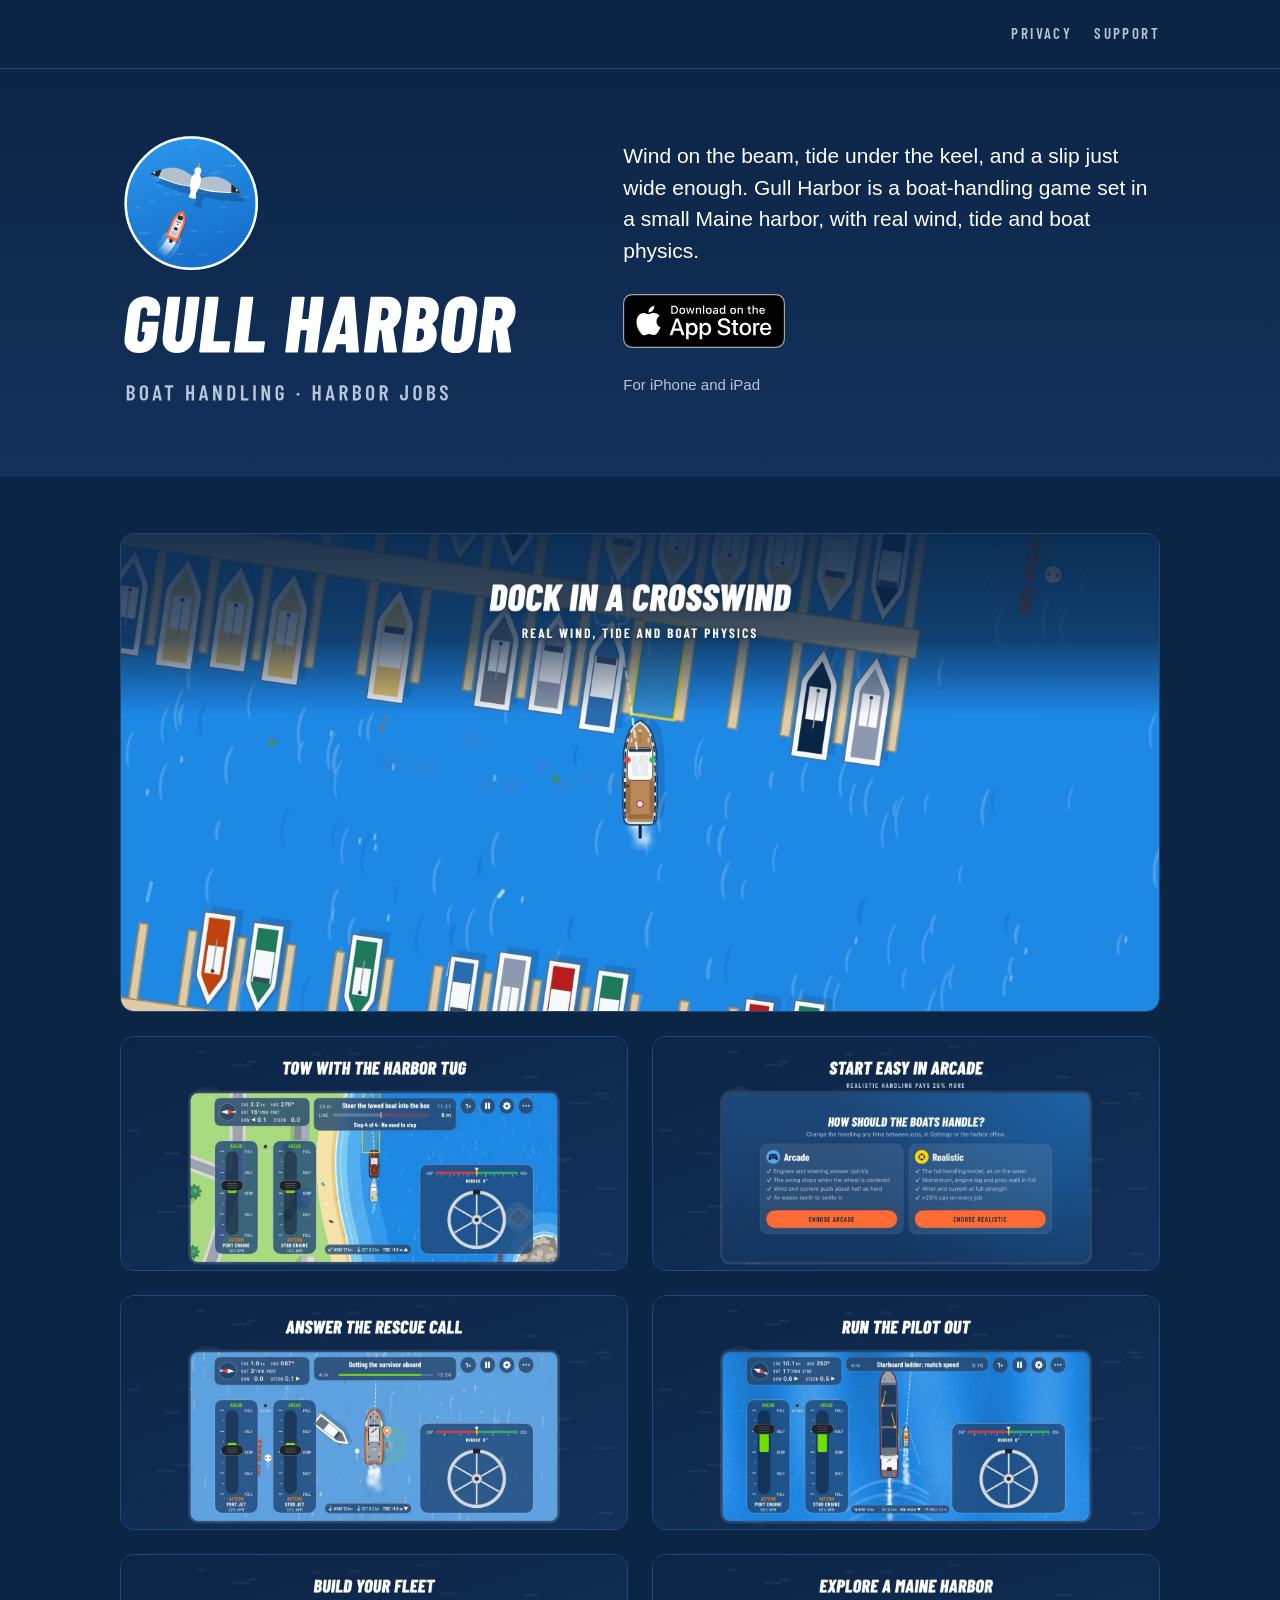
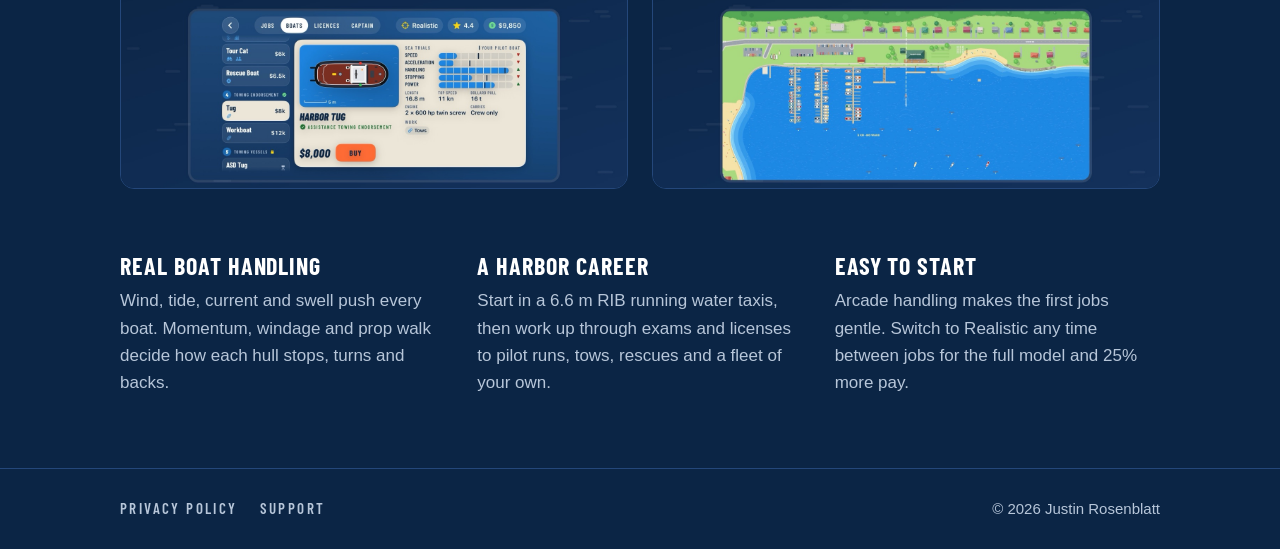
<file: index.html>
<!doctype html>
<html lang="en">
<head>
  <meta charset="utf-8">
  <meta name="viewport" content="width=device-width, initial-scale=1">
  <title>Gull Harbor</title>
  <meta name="description" content="Gull Harbor is a boat-handling game for iPhone and iPad, set in a small Maine harbor, with real wind, tide and boat physics.">
  <meta name="theme-color" content="#0B2545">
  <link rel="icon" href="assets/mark.svg" type="image/svg+xml">
  <link rel="icon" href="assets/favicon.png" type="image/png" sizes="64x64">
  <link rel="apple-touch-icon" href="assets/apple-touch-icon.png">
  <link rel="stylesheet" href="assets/site.css">
</head>
<body class="home">
  <header class="site-header">
    <nav class="wrap" aria-label="Site">
      <span></span>
      <ul class="nav">
        <li><a href="privacy/">Privacy</a></li>
        <li><a href="support/">Support</a></li>
      </ul>
    </nav>
  </header>

  <main>
    <section class="hero">
      <div class="wrap">
        <h1><img src="assets/lockup-stacked-white.svg" width="719" height="488" alt="Gull Harbor: boat handling and harbor jobs"></h1>
        <div>
          <p class="pitch">Wind on the beam, tide under the keel, and a slip just wide enough. Gull Harbor is a boat-handling game set in a small Maine harbor, with real wind, tide and boat physics.</p>
          <p>
            <a class="app-store-badge" href="https://apps.apple.com/app/gull-harbor/id6825458182"><img src="assets/app-store-badge.svg" width="162" height="54" alt="Download on the App Store"></a>
          </p>
          <p class="platforms">For iPhone and iPad</p>
        </div>
      </div>
    </section>

    <section class="shots" aria-label="Screenshots">
      <div class="wrap">
        <ul>
          <li><img src="assets/shots/01-berth-crosswind.jpg" width="1434" height="660" alt="Dock in a crosswind: a launch lines up on an empty marina slip, seen from above."></li>
          <li><img src="assets/shots/02-harbor-tug-tow.jpg" width="1434" height="660" loading="lazy" alt="Tow with the Harbor Tug: the tug steers a towed lobster boat toward the boatyard, with twin throttles and the wheel on screen."></li>
          <li><img src="assets/shots/03-handling-choice.jpg" width="1434" height="660" loading="lazy" alt="Start easy in Arcade: the choice between Arcade and Realistic handling. Realistic pays 25% more."></li>
          <li><img src="assets/shots/04-sar-pickup.jpg" width="1434" height="660" loading="lazy" alt="Answer the rescue call: the Rescue Boat stops beside a survivor in the water."></li>
          <li><img src="assets/shots/05-pilot-transfer.jpg" width="1434" height="660" loading="lazy" alt="Run the pilot out: the pilot boat matches speed alongside a ship, at the ladder."></li>
          <li><img src="assets/shots/09-boat-shop.jpg" width="1434" height="660" loading="lazy" alt="Build your fleet: the Harbor Tug in the boat shop, with sea-trial ratings."></li>
          <li><img src="assets/shots/10-maine-harbor.jpg" width="1434" height="660" loading="lazy" alt="Explore a Maine harbor: the marina, the yacht club and the town from above."></li>
        </ul>
      </div>
    </section>

    <section class="features" aria-label="About the game">
      <div class="wrap">
        <div>
          <h2>Real boat handling</h2>
          <p>Wind, tide, current and swell push every boat. Momentum, windage and prop walk decide how each hull stops, turns and backs.</p>
        </div>
        <div>
          <h2>A harbor career</h2>
          <p>Start in a 6.6&nbsp;m RIB running water taxis, then work up through exams and licenses to pilot runs, tows, rescues and a fleet of your own.</p>
        </div>
        <div>
          <h2>Easy to start</h2>
          <p>Arcade handling makes the first jobs gentle. Switch to Realistic any time between jobs for the full model and 25% more pay.</p>
        </div>
      </div>
    </section>
  </main>

  <footer class="site-footer">
    <div class="wrap">
      <ul class="footer-links">
        <li><a href="privacy/">Privacy policy</a></li>
        <li><a href="support/">Support</a></li>
      </ul>
      <p>© 2026 Justin Rosenblatt</p>
    </div>
  </footer>
</body>
</html>
</file>
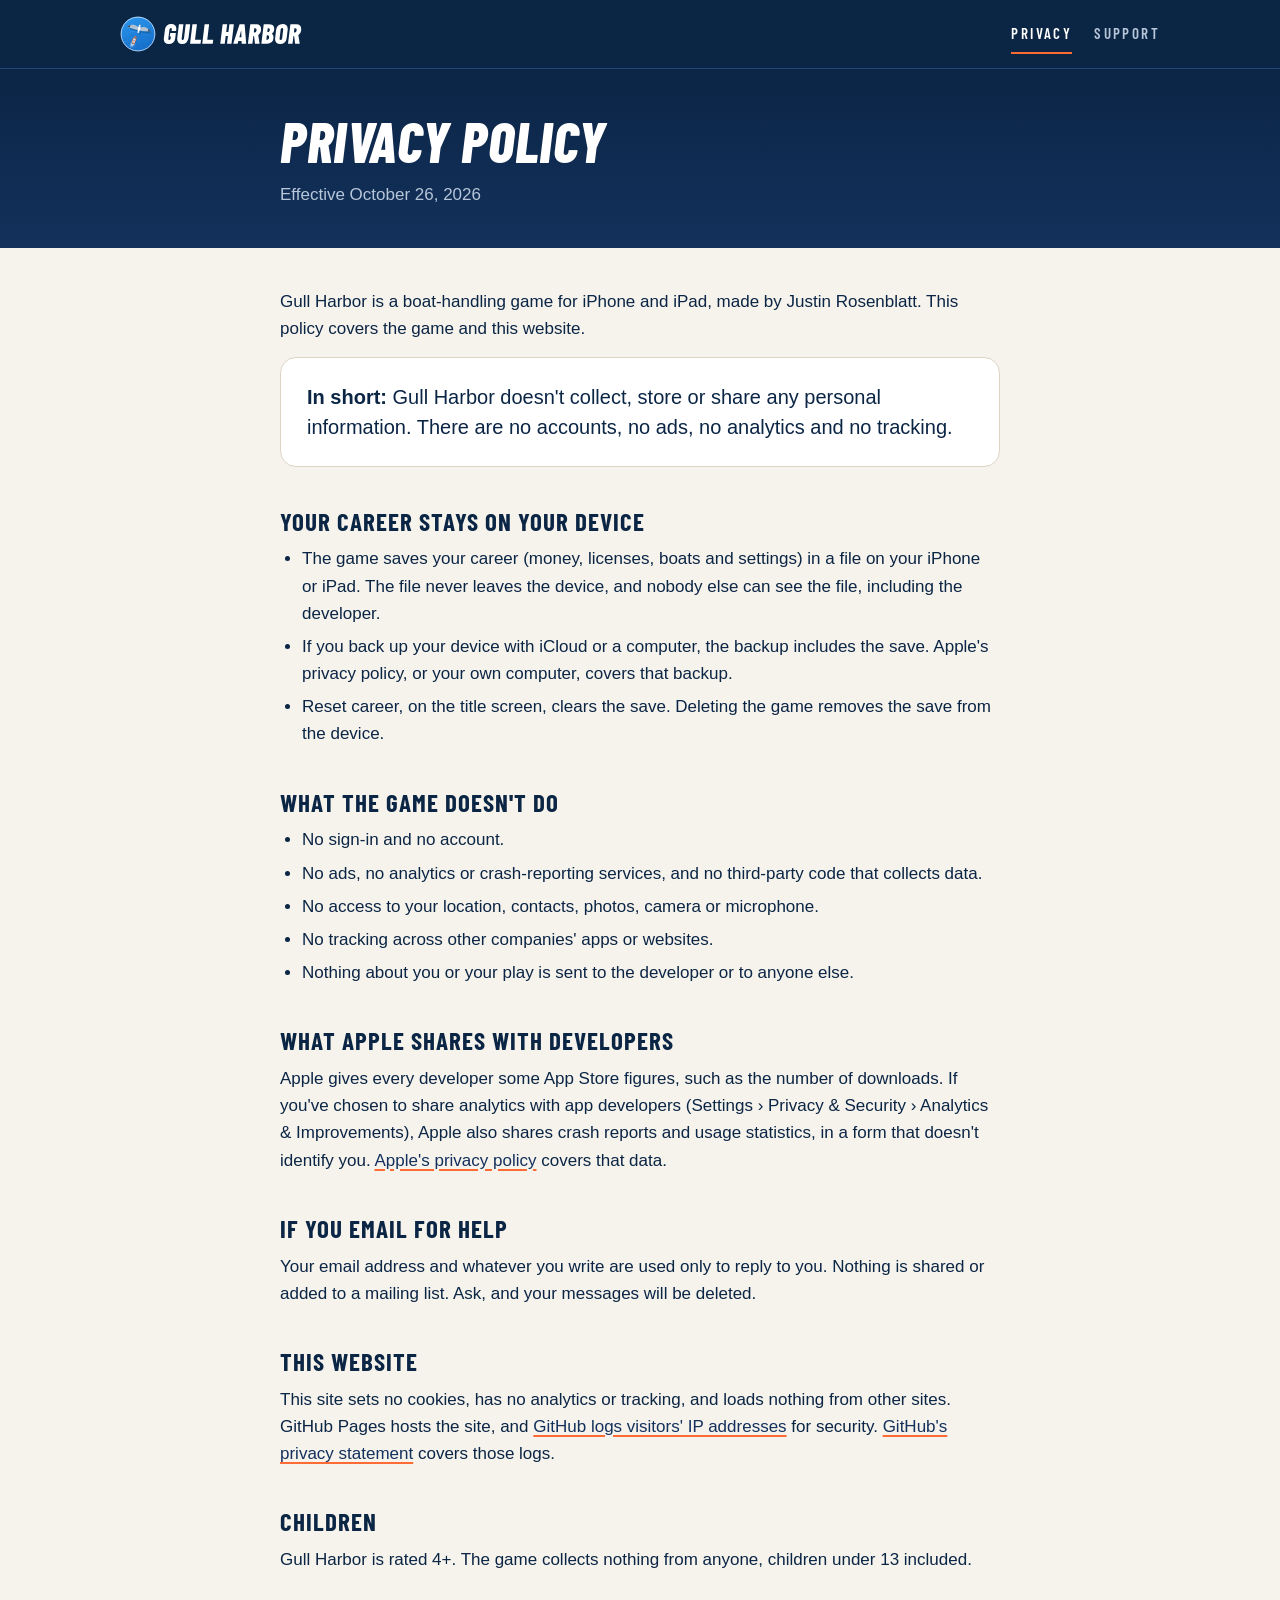
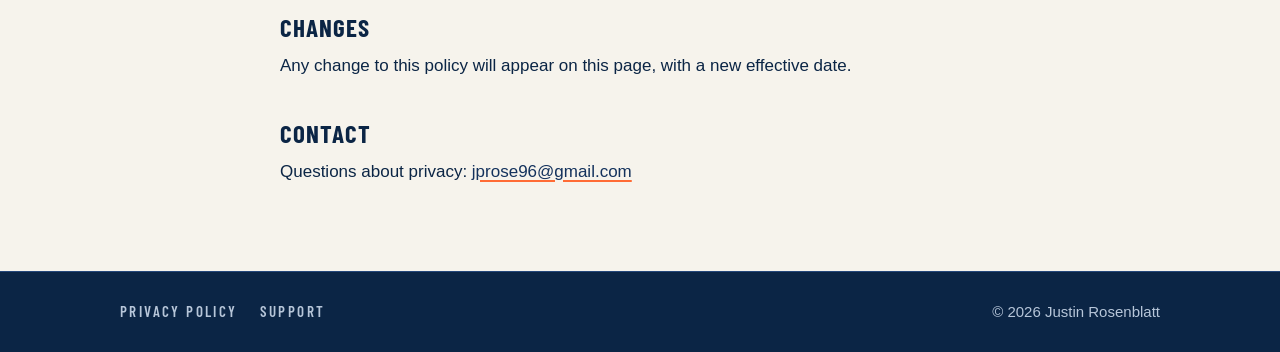
<file: privacy/index.html>
<!doctype html>
<html lang="en">
<head>
  <meta charset="utf-8">
  <meta name="viewport" content="width=device-width, initial-scale=1">
  <title>Privacy policy · Gull Harbor</title>
  <meta name="description" content="Gull Harbor's privacy policy: the game doesn't collect, store or share any personal information.">
  <meta name="theme-color" content="#0B2545">
  <link rel="icon" href="../assets/mark.svg" type="image/svg+xml">
  <link rel="icon" href="../assets/favicon.png" type="image/png" sizes="64x64">
  <link rel="apple-touch-icon" href="../assets/apple-touch-icon.png">
  <link rel="stylesheet" href="../assets/site.css">
</head>
<body>
  <header class="site-header">
    <nav class="wrap" aria-label="Site">
      <a class="brand" href="../"><img src="../assets/lockup-horizontal-white.svg" width="931" height="184" alt="Gull Harbor home"></a>
      <ul class="nav">
        <li><a href="./" aria-current="page">Privacy</a></li>
        <li><a href="../support/">Support</a></li>
      </ul>
    </nav>
  </header>

  <main>
    <div class="page-title">
      <div class="wrap">
        <h1>Privacy policy</h1>
        <p>Effective October 26, 2026</p>
      </div>
    </div>

    <div class="wrap prose">
      <p>Gull Harbor is a boat-handling game for iPhone and iPad, made by Justin Rosenblatt. This policy covers the game and this website.</p>

      <div class="card">
        <p class="lead"><strong>In short:</strong> Gull Harbor doesn't collect, store or share any personal information. There are no accounts, no ads, no analytics and no tracking.</p>
      </div>

      <h2>Your career stays on your device</h2>
      <ul>
        <li>The game saves your career (money, licenses, boats and settings) in a file on your iPhone or iPad. The file never leaves the device, and nobody else can see the file, including the developer.</li>
        <li>If you back up your device with iCloud or a computer, the backup includes the save. Apple's privacy policy, or your own computer, covers that backup.</li>
        <li>Reset career, on the title screen, clears the save. Deleting the game removes the save from the device.</li>
      </ul>

      <h2>What the game doesn't do</h2>
      <ul>
        <li>No sign-in and no account.</li>
        <li>No ads, no analytics or crash-reporting services, and no third-party code that collects data.</li>
        <li>No access to your location, contacts, photos, camera or microphone.</li>
        <li>No tracking across other companies' apps or websites.</li>
        <li>Nothing about you or your play is sent to the developer or to anyone else.</li>
      </ul>

      <h2>What Apple shares with developers</h2>
      <p>Apple gives every developer some App Store figures, such as the number of downloads. If you've chosen to share analytics with app developers (Settings › Privacy &amp; Security › Analytics &amp; Improvements), Apple also shares crash reports and usage statistics, in a form that doesn't identify you. <a href="https://www.apple.com/legal/privacy/">Apple's privacy policy</a> covers that data.</p>

      <h2>If you email for help</h2>
      <p>Your email address and whatever you write are used only to reply to you. Nothing is shared or added to a mailing list. Ask, and your messages will be deleted.</p>

      <h2>This website</h2>
      <p>This site sets no cookies, has no analytics or tracking, and loads nothing from other sites. GitHub Pages hosts the site, and <a href="https://docs.github.com/en/pages/getting-started-with-github-pages/about-github-pages#data-collection">GitHub logs visitors' IP addresses</a> for security. <a href="https://docs.github.com/en/site-policy/privacy-policies/github-general-privacy-statement">GitHub's privacy statement</a> covers those logs.</p>

      <h2>Children</h2>
      <p>Gull Harbor is rated 4+. The game collects nothing from anyone, children under 13 included.</p>

      <h2>Changes</h2>
      <p>Any change to this policy will appear on this page, with a new effective date.</p>

      <h2>Contact</h2>
      <p>Questions about privacy: <a href="mailto:jprose96@gmail.com?subject=Gull%20Harbor%20privacy">jprose96@gmail.com</a></p>
    </div>
  </main>

  <footer class="site-footer">
    <div class="wrap">
      <ul class="footer-links">
        <li><a href="./">Privacy policy</a></li>
        <li><a href="../support/">Support</a></li>
      </ul>
      <p>© 2026 Justin Rosenblatt</p>
    </div>
  </footer>
</body>
</html>
</file>
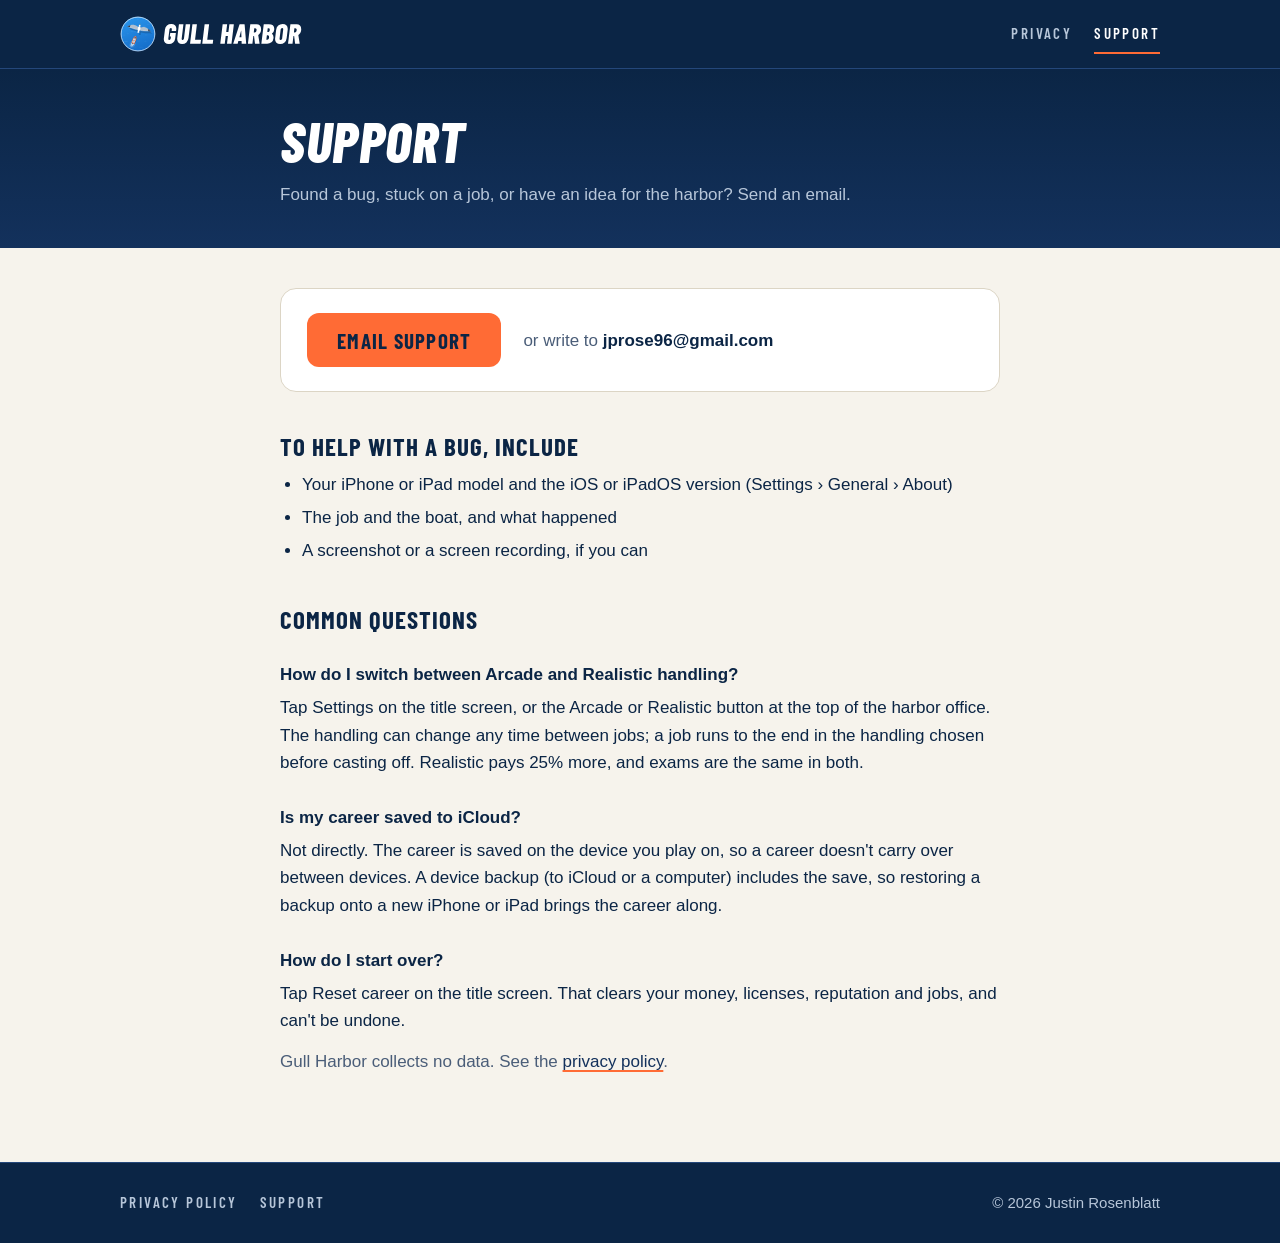
<file: support/index.html>
<!doctype html>
<html lang="en">
<head>
  <meta charset="utf-8">
  <meta name="viewport" content="width=device-width, initial-scale=1">
  <title>Support · Gull Harbor</title>
  <meta name="description" content="Help with Gull Harbor: email support, and answers to common questions.">
  <meta name="theme-color" content="#0B2545">
  <link rel="icon" href="../assets/mark.svg" type="image/svg+xml">
  <link rel="icon" href="../assets/favicon.png" type="image/png" sizes="64x64">
  <link rel="apple-touch-icon" href="../assets/apple-touch-icon.png">
  <link rel="stylesheet" href="../assets/site.css">
</head>
<body>
  <header class="site-header">
    <nav class="wrap" aria-label="Site">
      <a class="brand" href="../"><img src="../assets/lockup-horizontal-white.svg" width="931" height="184" alt="Gull Harbor home"></a>
      <ul class="nav">
        <li><a href="../privacy/">Privacy</a></li>
        <li><a href="./" aria-current="page">Support</a></li>
      </ul>
    </nav>
  </header>

  <main>
    <div class="page-title">
      <div class="wrap">
        <h1>Support</h1>
        <p>Found a bug, stuck on a job, or have an idea for the harbor? Send an email.</p>
      </div>
    </div>

    <div class="wrap prose">
      <div class="card contact">
        <a class="button" href="mailto:jprose96@gmail.com?subject=Gull%20Harbor%20support&amp;body=Device%20and%20iOS%20version%3A%0D%0A%0D%0AWhat%20happened%3A%0D%0A">Email support</a>
        <p>or write to <span class="address">jprose96@gmail.com</span></p>
      </div>

      <h2>To help with a bug, include</h2>
      <ul>
        <li>Your iPhone or iPad model and the iOS or iPadOS version (Settings › General › About)</li>
        <li>The job and the boat, and what happened</li>
        <li>A screenshot or a screen recording, if you can</li>
      </ul>

      <h2>Common questions</h2>

      <h3>How do I switch between Arcade and Realistic handling?</h3>
      <p>Tap Settings on the title screen, or the Arcade or Realistic button at the top of the harbor office. The handling can change any time between jobs; a job runs to the end in the handling chosen before casting off. Realistic pays 25% more, and exams are the same in both.</p>

      <h3>Is my career saved to iCloud?</h3>
      <p>Not directly. The career is saved on the device you play on, so a career doesn't carry over between devices. A device backup (to iCloud or a computer) includes the save, so restoring a backup onto a new iPhone or iPad brings the career along.</p>

      <h3>How do I start over?</h3>
      <p>Tap Reset career on the title screen. That clears your money, licenses, reputation and jobs, and can't be undone.</p>

      <p class="muted">Gull Harbor collects no data. See the <a href="../privacy/">privacy policy</a>.</p>
    </div>
  </main>

  <footer class="site-footer">
    <div class="wrap">
      <ul class="footer-links">
        <li><a href="../privacy/">Privacy policy</a></li>
        <li><a href="./">Support</a></li>
      </ul>
      <p>© 2026 Justin Rosenblatt</p>
    </div>
  </footer>
</body>
</html>
</file>
<file: assets/site.css>
/* Gull Harbor's site. Brand colours and type are from docs/branding/README.md. The home page
   is always dark, like the game's menus; the privacy and support pages follow the reader's
   light or dark setting. */

@font-face {
  font-family: "Barlow Condensed";
  src: url("fonts/BarlowCondensed-SemiBold.ttf") format("truetype");
  font-weight: 600;
  font-style: normal;
  font-display: swap;
}
@font-face {
  font-family: "Barlow Condensed";
  src: url("fonts/BarlowCondensed-Bold.ttf") format("truetype");
  font-weight: 700;
  font-style: normal;
  font-display: swap;
}
@font-face {
  font-family: "Barlow Condensed";
  src: url("fonts/BarlowCondensed-ExtraBoldItalic.ttf") format("truetype");
  font-weight: 800;
  font-style: italic;
  font-display: swap;
}

:root {
  --navy: #0B2545;
  --deep: #13315C;
  --orange: #FF6B35;
  --orange-hover: #FF8152;
  --ink-on-dark: #B7C6D9;
  --sky: #4FA8F0;
  --edge: #24477A;

  --page: #F6F3EC;
  --paper: #FFFFFF;
  --text: #0B2545;
  --muted: #4A5D78;
  --rule: #DCD5C5;
  --link: #13315C;

  --display: "Barlow Condensed", "Avenir Next Condensed", "Arial Narrow", sans-serif;
  --body: -apple-system, BlinkMacSystemFont, "SF Pro Text", "Segoe UI", Roboto, "Helvetica Neue", Arial, sans-serif;

  color-scheme: light dark;
}

@media (prefers-color-scheme: dark) {
  :root {
    --page: #0B2545;
    --paper: #13315C;
    --text: #FFFFFF;
    --muted: #B7C6D9;
    --rule: #24477A;
    --link: #4FA8F0;
  }
}

*, *::before, *::after { box-sizing: border-box; }
[hidden] { display: none !important; }

html { -webkit-text-size-adjust: 100%; }

/* The footer sits at the bottom of the window on short pages. */
body {
  margin: 0;
  min-height: 100vh;
  display: flex;
  flex-direction: column;
  background: var(--page);
  color: var(--text);
  font: 17px/1.6 var(--body);
}
main { flex: 1 0 auto; }

img { max-width: 100%; height: auto; display: block; }

a { color: var(--link); text-decoration-color: var(--orange); text-decoration-thickness: 2px; text-underline-offset: 3px; }
a:hover { text-decoration-color: currentColor; }
:focus-visible { outline: 3px solid var(--sky); outline-offset: 3px; border-radius: 4px; }

.wrap { max-width: 1080px; margin: 0 auto; padding: 0 20px; }

/* Header and footer: navy on every page. */

.site-header { background: var(--navy); border-bottom: 1px solid var(--edge); }
.site-header .wrap {
  display: flex;
  align-items: center;
  justify-content: space-between;
  gap: 16px;
  min-height: 68px;
}
.brand { display: block; padding: 8px 0; }
.brand img { height: 36px; width: auto; }

.nav { display: flex; gap: 22px; margin: 0; padding: 0; list-style: none; }
.nav a, .footer-links a {
  font: 600 15px/1 var(--display);
  letter-spacing: 0.16em;
  text-transform: uppercase;
  color: var(--ink-on-dark);
  text-decoration: none;
  padding: 10px 0;
  border-bottom: 2px solid transparent;
}
.nav a:hover, .footer-links a:hover { color: #FFFFFF; }
.nav a[aria-current="page"] { color: #FFFFFF; border-bottom-color: var(--orange); }

.site-footer { background: var(--navy); color: var(--ink-on-dark); border-top: 1px solid var(--edge); }
.site-footer .wrap {
  display: flex;
  flex-wrap: wrap;
  align-items: center;
  justify-content: space-between;
  gap: 12px 28px;
  padding-top: 28px;
  padding-bottom: 28px;
  font-size: 15px;
}
.footer-links { display: flex; gap: 22px; margin: 0; padding: 0; list-style: none; }
.site-footer p { margin: 0; }

/* Buttons. */

.button {
  display: inline-flex;
  align-items: center;
  justify-content: center;
  min-height: 54px;
  padding: 12px 30px;
  border-radius: 12px;
  background: var(--orange);
  color: var(--navy);
  font: 700 21px/1 var(--display);
  letter-spacing: 0.06em;
  text-transform: uppercase;
  text-decoration: none;
}
.button:hover { background: var(--orange-hover); }
.button:focus-visible { outline-color: #FFFFFF; }

/* Apple's black badge, unmodified (developer.apple.com/app-store/marketing/guidelines/). Its
   clear space is a quarter of its height, 13.5 px, which the margins around it already give. */
.app-store-badge { display: inline-block; line-height: 0; border-radius: 9px; }
.app-store-badge img { height: 54px; width: auto; }
.app-store-badge:focus-visible { outline-color: #FFFFFF; }

/* Home. */

.home { background: var(--navy); color: #FFFFFF; }

/* The stacked lockup is left-aligned (the tagline lines up under the badge), so the hero is too:
   the logo beside the pitch on wide screens, above it on narrow ones. */
.hero {
  background: linear-gradient(180deg, var(--navy) 0%, var(--deep) 100%);
  padding: 64px 0 72px;
}
.hero .wrap {
  display: grid;
  grid-template-columns: minmax(0, 5fr) minmax(0, 6fr);
  align-items: center;
  gap: 56px;
}
.hero h1 { margin: 0; }
.hero h1 img { width: min(400px, 100%); }
.pitch {
  max-width: 30em;
  margin: 0 0 28px;
  font-size: 21px;
  line-height: 1.5;
  color: #FFFFFF;
}
.hero p { margin-top: 0; }
.platforms { margin: 14px 0 0; font-size: 15px; color: var(--ink-on-dark); }

.shots { padding: 56px 0 24px; }
.shots ul {
  display: grid;
  grid-template-columns: repeat(2, minmax(0, 1fr));
  gap: 24px;
  margin: 0;
  padding: 0;
  list-style: none;
}
.shots img {
  width: 100%;
  border-radius: 14px;
  border: 1px solid var(--edge);
}
.shots li:first-child { grid-column: 1 / -1; }

.features { padding: 40px 0 72px; }
.features .wrap {
  display: grid;
  grid-template-columns: repeat(3, minmax(0, 1fr));
  gap: 32px;
}
.features h2 {
  margin: 0 0 8px;
  font: 700 24px/1.1 var(--display);
  letter-spacing: 0.04em;
  text-transform: uppercase;
  color: #FFFFFF;
}
.features p { margin: 0; color: var(--ink-on-dark); }

/* Privacy and support. */

.page-title { background: linear-gradient(180deg, var(--navy) 0%, var(--deep) 100%); color: #FFFFFF; }
.page-title .wrap { max-width: 760px; padding-top: 44px; padding-bottom: 40px; }
.page-title h1 {
  margin: 0;
  font: italic 800 clamp(40px, 8vw, 56px)/1 var(--display);
  letter-spacing: 0.01em;
  text-transform: uppercase;
}
.page-title p { margin: 12px 0 0; color: var(--ink-on-dark); }

.prose { max-width: 760px; padding-top: 40px; padding-bottom: 72px; }
.prose h2 {
  margin: 40px 0 10px;
  font: 700 25px/1.15 var(--display);
  letter-spacing: 0.04em;
  text-transform: uppercase;
}
.prose h3 { margin: 28px 0 6px; font-size: 17px; }
.prose p, .prose ul { margin: 0 0 14px; }
.prose ul { padding-left: 1.3em; }
.prose li { margin: 0 0 6px; }
.prose .lead { font-size: 20px; line-height: 1.5; }

.card {
  background: var(--paper);
  border: 1px solid var(--rule);
  border-radius: 16px;
  padding: 24px 26px;
  margin: 0 0 14px;
}
.card > :last-child { margin-bottom: 0; }

.contact { display: flex; flex-wrap: wrap; align-items: center; gap: 14px 22px; }
.contact p { margin: 0; color: var(--muted); }
.contact .address { color: var(--text); font-weight: 600; user-select: all; }

.muted { color: var(--muted); }

@media (max-width: 820px) {
  .hero .wrap { grid-template-columns: 1fr; gap: 28px; }
  .hero h1 img { width: min(320px, 82vw); }
}

@media (max-width: 720px) {
  body { font-size: 16px; }
  .shots ul { grid-template-columns: 1fr; gap: 16px; }
  .features .wrap { grid-template-columns: 1fr; gap: 24px; }
  .hero { padding: 40px 0 48px; }
  .pitch { font-size: 18px; }
}

@media (max-width: 440px) {
  .brand img { height: 32px; }
  .nav { gap: 16px; }
  .nav a { font-size: 14px; letter-spacing: 0.12em; }
  .button { width: 100%; font-size: 19px; padding: 12px 18px; }
}
</file>
